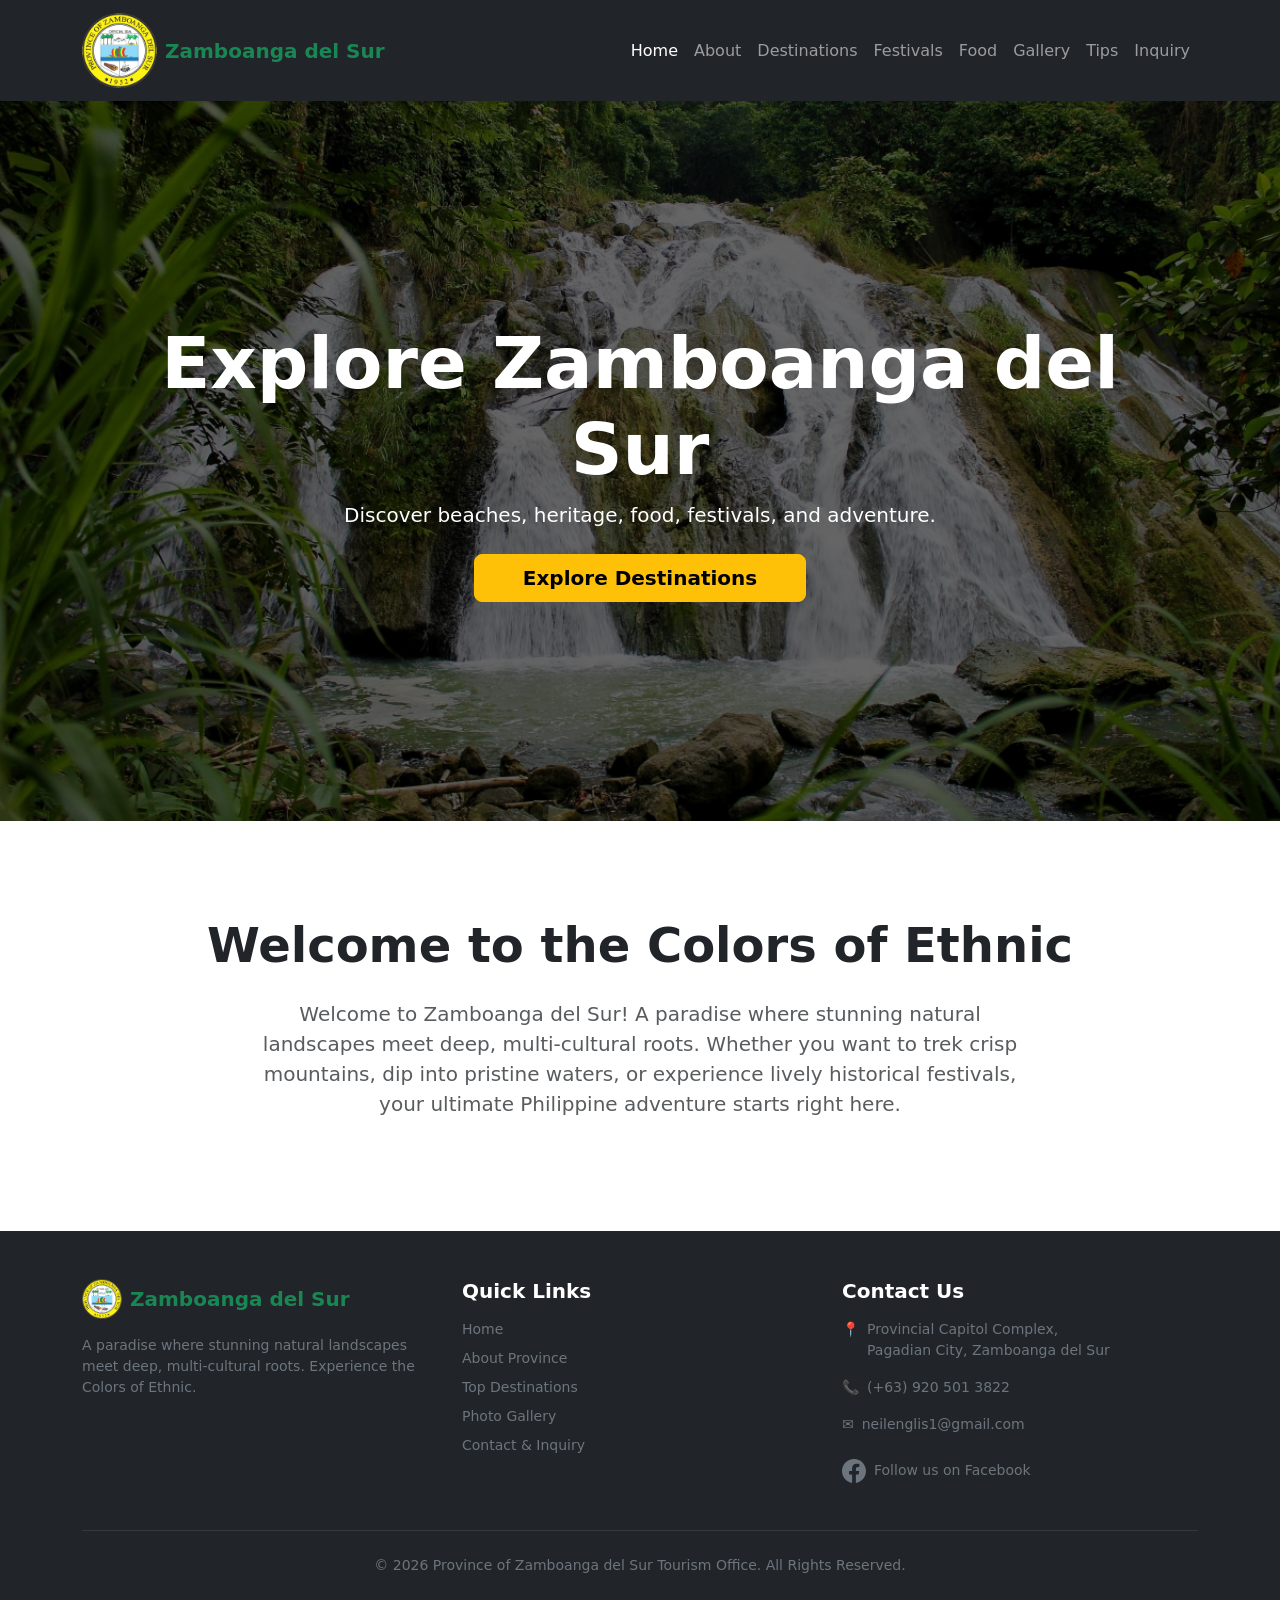
<file: index.html>
<!DOCTYPE html>
<html lang="en">
<head>
    <meta charset="UTF-8">
    <meta name="viewport" content="width=device-width, initial-scale=1.0">
    <title>Explore Zamboanga del Sur - Home</title>
    <link rel="stylesheet" href="css/bootstrap.min.css">
    <link rel="stylesheet" href="css/style.css">
</head>
<body class="d-flex flex-column min-vh-100">

    <nav class="navbar navbar-expand-lg navbar-dark bg-dark sticky-top">
        <div class="container">
            <a class="navbar-brand fw-bold text-success d-flex align-items-center" href="index.html">
                <img src="images/official_seal.png" alt="Seal" width="75" height="75" class="me-2">
                Zamboanga del Sur
            </a>
            <button class="navbar-toggler" type="button" data-bs-toggle="collapse" data-bs-target="#navbarNav">
                <span class="navbar-toggler-icon"></span>
            </button>
            <div class="collapse navbar-collapse" id="navbarNav">
                <ul class="navbar-nav ms-auto">
                    <li class="nav-item"><a class="nav-link active" href="index.html">Home</a></li>
                    <li class="nav-item"><a class="nav-link" href="about.html">About</a></li>
                    <li class="nav-item"><a class="nav-link" href="destinations.html">Destinations</a></li>
                    <li class="nav-item"><a class="nav-link" href="festivals.html">Festivals</a></li>
                    <li class="nav-item"><a class="nav-link" href="food.html">Food</a></li>
                    <li class="nav-item"><a class="nav-link" href="gallery.html">Gallery</a></li>
                    <li class="nav-item"><a class="nav-link" href="tips.html">Tips</a></li>
                    <li class="nav-item"><a class="nav-link" href="inquiry.html">Inquiry</a></li>
                </ul>
            </div>
        </div>
    </nav>

    <header class="hero-section d-flex align-items-center justify-content-center text-center">
        <div class="container text-white">
            <h1 class="display-2 fw-bold">Explore Zamboanga del Sur</h1>
            <p class="lead mb-4">Discover beaches, heritage, food, festivals, and adventure.</p>
            <a href="destinations.html" class="btn btn-warning btn-lg fw-bold px-5">Explore Destinations</a>
        </div>
    </header>

    <section class="container my-5 py-5 text-center">
        <h2 class="display-5 fw-bold mb-4">Welcome to the Colors of Ethnic</h2>
        <p class="lead text-muted mx-auto" style="max-width: 800px;">
            Welcome to Zamboanga del Sur! A paradise where stunning natural landscapes meet deep, multi-cultural roots. Whether you want to trek crisp mountains, dip into pristine waters, or experience lively historical festivals, your ultimate Philippine adventure starts right here.
        </p>
    </section>

    <footer class="bg-dark text-white pt-5 pb-4 mt-auto">
        <div class="container">
            <div class="row">
                
                <div class="col-md-4 mb-4">
                    <h5 class="fw-bold text-success mb-3 d-flex align-items-center">
                        <img src="images/official_seal.png" alt="Seal" width="40" height="40" class="me-2">
                        Zamboanga del Sur
                    </h5>
                    <p class="small text-secondary">
                        A paradise where stunning natural landscapes meet deep, multi-cultural roots. Experience the Colors of Ethnic.
                    </p>
                </div>
                
                <div class="col-md-4 mb-4">
                    <h5 class="fw-bold mb-3">Quick Links</h5>
                    <ul class="list-unstyled small">
                        <li class="mb-2"><a href="index.html" class="text-secondary text-decoration-none custom-link-hover">Home</a></li>
                        <li class="mb-2"><a href="about.html" class="text-secondary text-decoration-none custom-link-hover">About Province</a></li>
                        <li class="mb-2"><a href="destinations.html" class="text-secondary text-decoration-none custom-link-hover">Top Destinations</a></li>
                        <li class="mb-2"><a href="gallery.html" class="text-secondary text-decoration-none custom-link-hover">Photo Gallery</a></li>
                        <li class="mb-2"><a href="inquiry.html" class="text-secondary text-decoration-none custom-link-hover">Contact & Inquiry</a></li>
                    </ul>
                </div>
                
                <div class="col-md-4 mb-4">
                    <h5 class="fw-bold mb-3">Contact Us</h5>
                    <ul class="list-unstyled small text-secondary mb-4">
                        <li class="mb-3 d-flex align-items-start">
                            <span class="me-2">📍</span> 
                            <span>Provincial Capitol Complex,<br>Pagadian City, Zamboanga del Sur</span>
                        </li>
                        <li class="mb-3 d-flex align-items-center">
                            <span class="me-2">📞</span> 
                            <span>(+63) 920 501 3822</span>
                        </li>
                        <li class="mb-3 d-flex align-items-center">
                            <span class="me-2">✉️</span> 
                            <span>neilenglis1@gmail.com</span>
                        </li>
                    </ul>

                    <a href="https://www.facebook.com/neil.englis" target="_blank" class="text-secondary text-decoration-none custom-link-hover d-inline-flex align-items-center small">
                        <svg xmlns="http://www.w3.org/2000/svg" width="24" height="24" fill="currentColor" class="me-2" viewBox="0 0 16 16">
                            <path d="M16 8.049c0-4.446-3.582-8.05-8-8.05C3.58 0-.002 3.603-.002 8.05c0 4.017 2.926 7.347 6.75 7.951v-5.625h-2.03V8.05H6.75V6.275c0-2.017 1.195-3.131 3.022-3.131.876 0 1.791.157 1.791.157v1.98h-1.009c-.993 0-1.303.621-1.303 1.258v1.51h2.218l-.354 2.326H9.25V16c3.824-.604 6.75-3.934 6.75-7.951z"/>
                        </svg>
                        Follow us on Facebook
                    </a>
                </div>

            </div>
            
            <hr class="border-secondary mb-4">
            <div class="text-center small text-secondary">
                <p class="mb-0">&copy; 2026 Province of Zamboanga del Sur Tourism Office. All Rights Reserved.</p>
            </div>
        </div>
    </footer>
 
    <script src="js/bootstrap.bundle.min.js"></script>
    <script src="js/app.js"></script> 
</body>
</html>
</file>
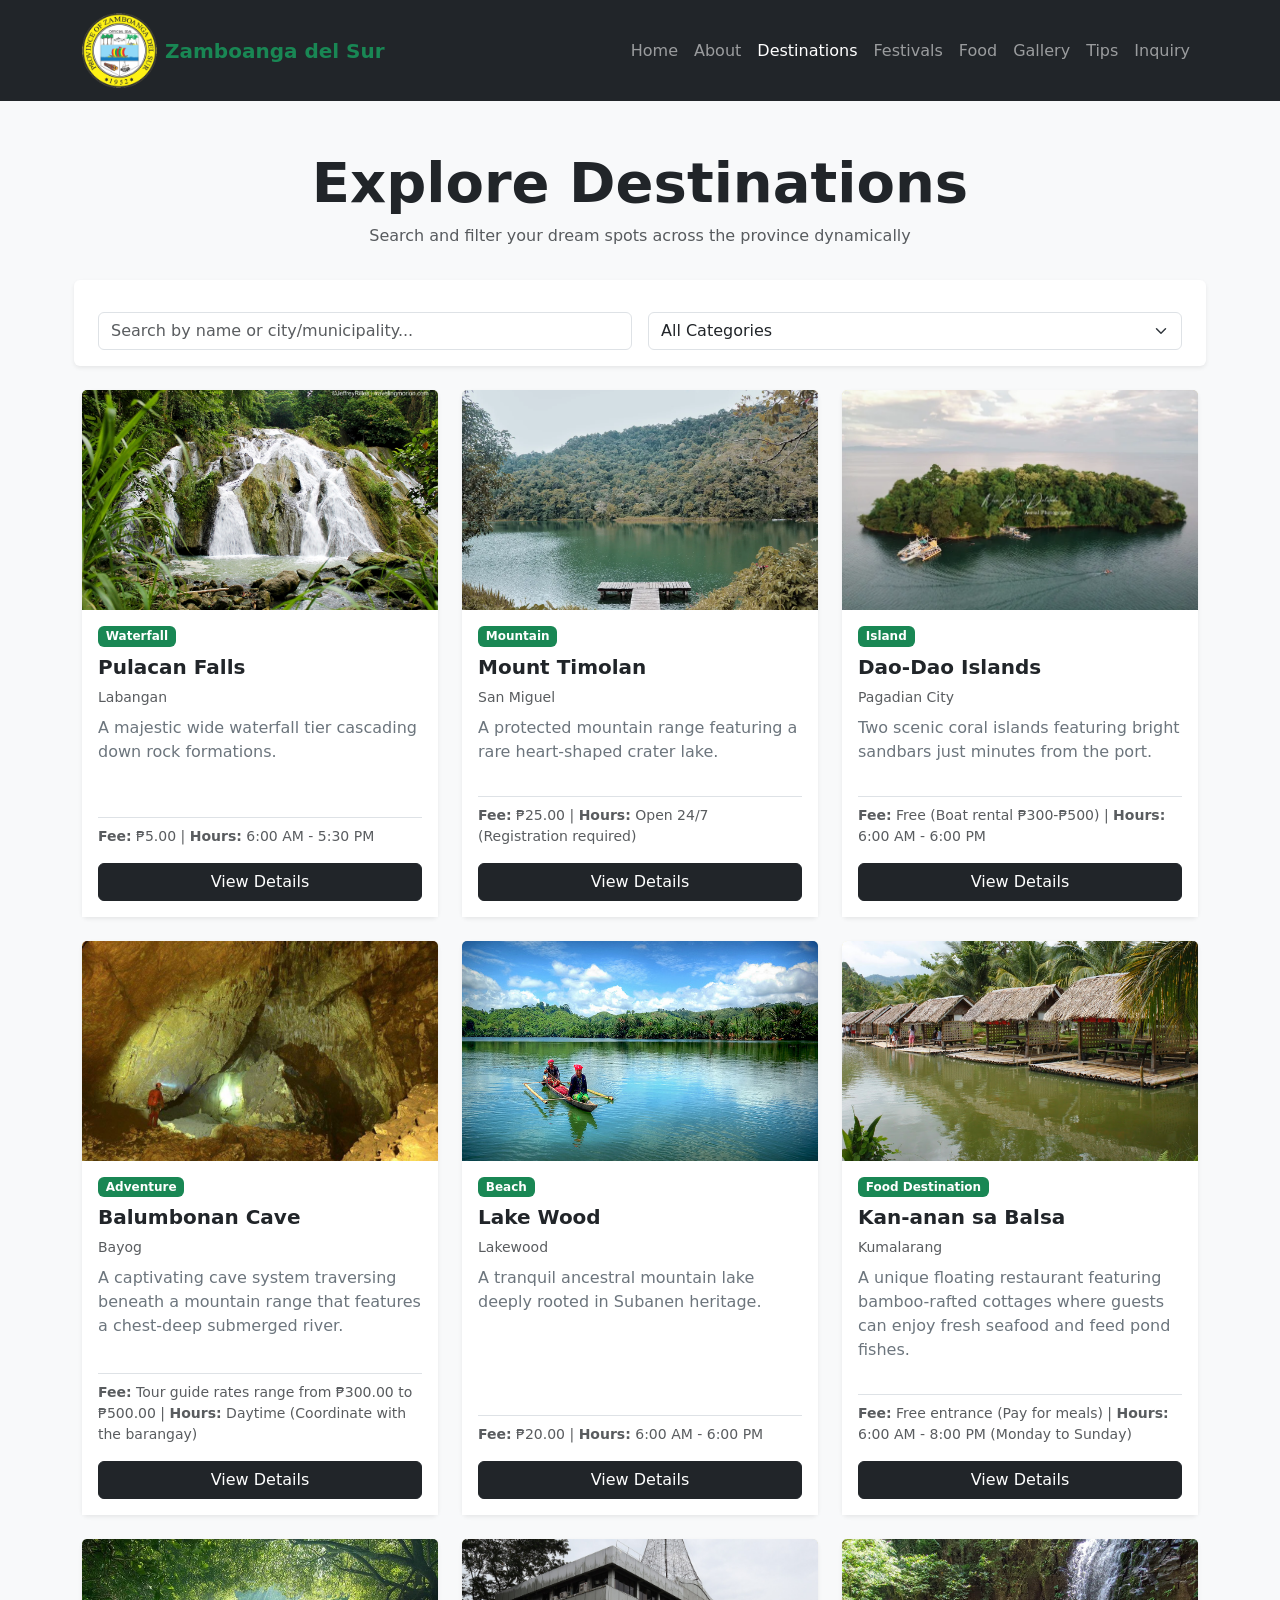
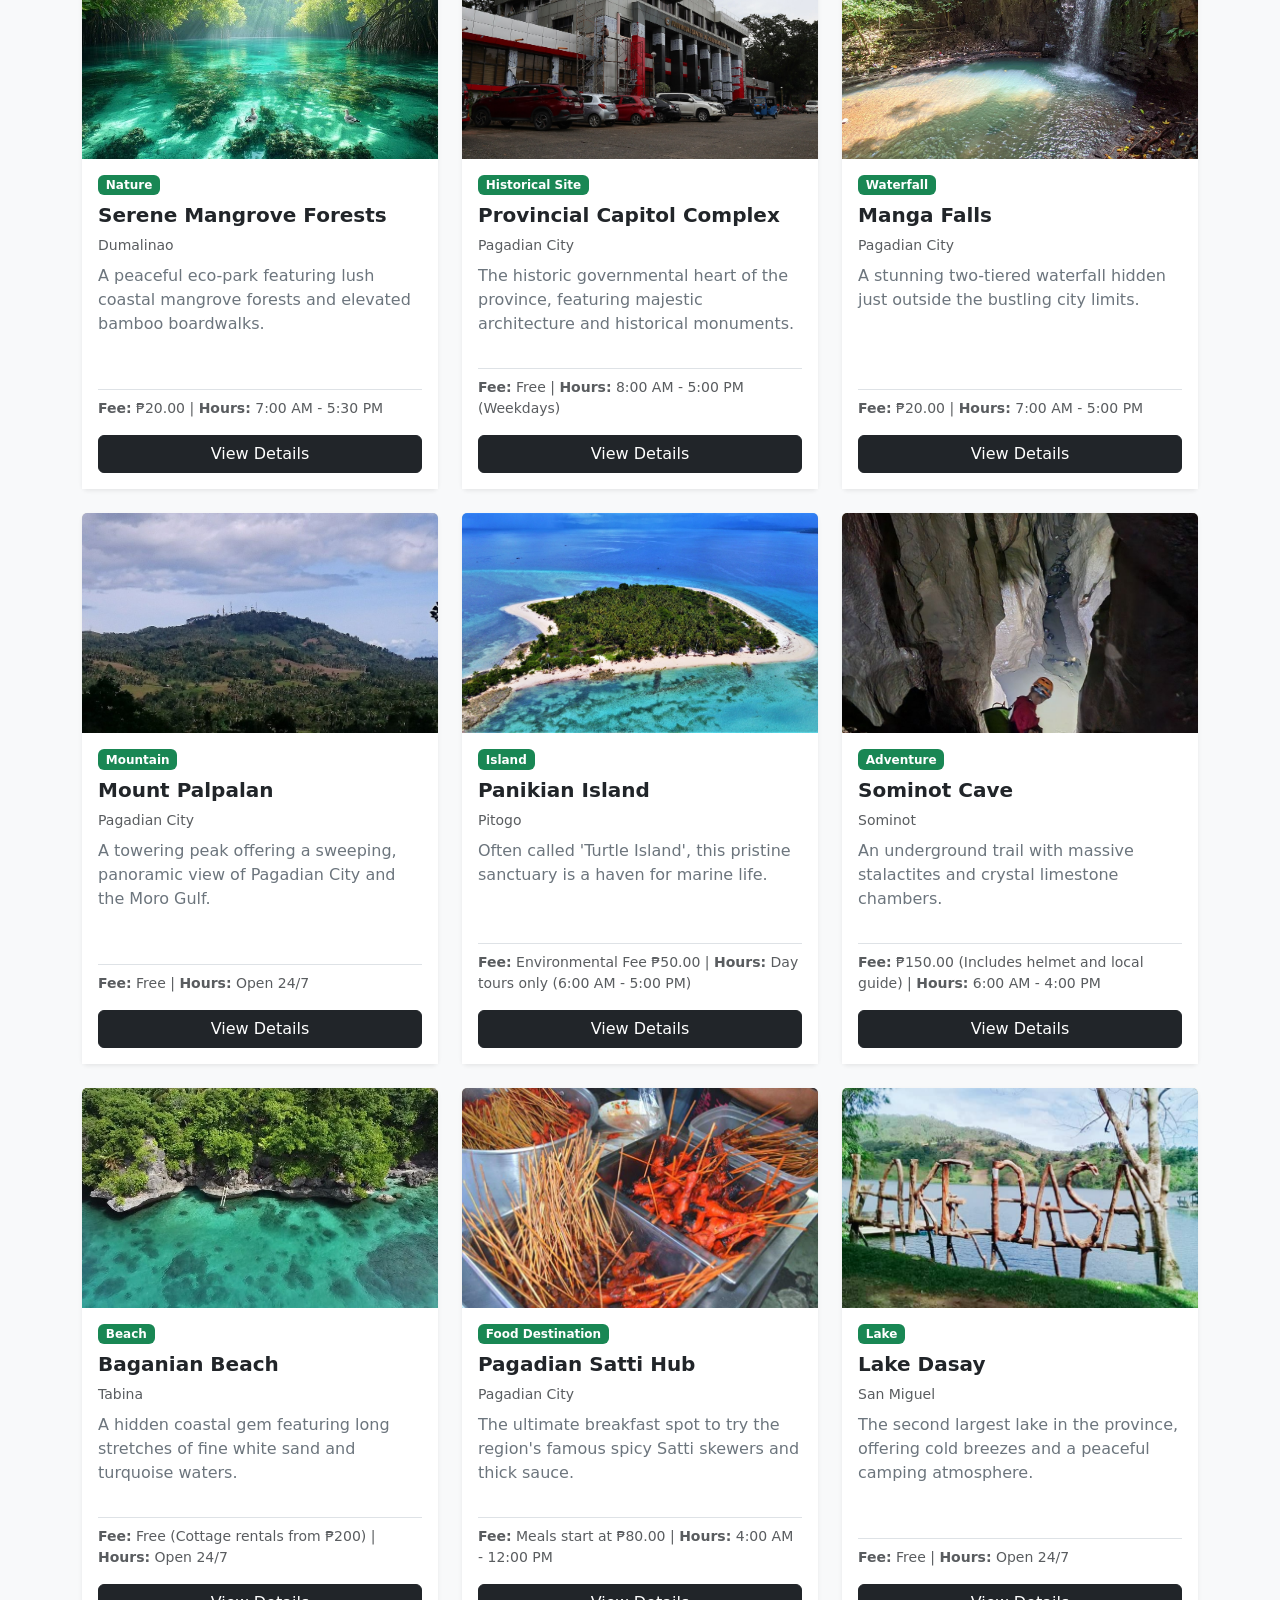
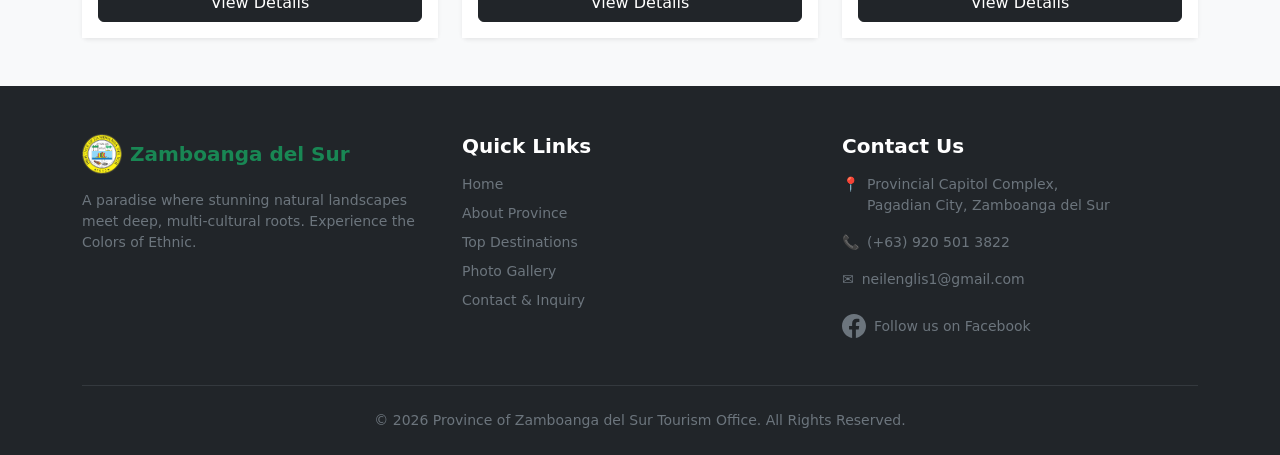
<file: destinations.html>
<!DOCTYPE html>
<html lang="en">
<head>
    <meta charset="UTF-8">
    <meta name="viewport" content="width=device-width, initial-scale=1.0">
    <title>Tourist Destinations</title>
    <link rel="stylesheet" href="css/bootstrap.min.css">
    <link rel="stylesheet" href="css/style.css">
</head>
<body class="d-flex flex-column min-vh-100 bg-light">

    <nav class="navbar navbar-expand-lg navbar-dark bg-dark sticky-top">
        <div class="container">
            <a class="navbar-brand fw-bold text-success d-flex align-items-center" href="index.html">
                <img src="images/official_seal.png" alt="Seal" width="75" height="75" class="me-2">
                Zamboanga del Sur
            </a>
            <button class="navbar-toggler" type="button" data-bs-toggle="collapse" data-bs-target="#navbarNav">
                <span class="navbar-toggler-icon"></span>
            </button>
            <div class="collapse navbar-collapse" id="navbarNav">
                <ul class="navbar-nav ms-auto">
                    <li class="nav-item"><a class="nav-link" href="index.html">Home</a></li>
                    <li class="nav-item"><a class="nav-link" href="about.html">About</a></li>
                    <li class="nav-item"><a class="nav-link active" href="destinations.html">Destinations</a></li>
                    <li class="nav-item"><a class="nav-link" href="festivals.html">Festivals</a></li>
                    <li class="nav-item"><a class="nav-link" href="food.html">Food</a></li>
                    <li class="nav-item"><a class="nav-link" href="gallery.html">Gallery</a></li>
                    <li class="nav-item"><a class="nav-link" href="tips.html">Tips</a></li>
                    <li class="nav-item"><a class="nav-link" href="inquiry.html">Inquiry</a></li>
                </ul>
            </div>
        </div>
    </nav>

    <main class="container my-5">
        <div class="text-center mb-5">
            <h1 class="fw-bold display-4">Explore Destinations</h1>
            <p class="text-muted">Search and filter your dream spots across the province dynamically</p>
        </div>

        <div class="row g-3 mb-4 bg-white p-3 rounded shadow-sm">
            <div class="col-md-6">
                <input type="text" id="searchInput" class="form-control" placeholder="Search by name or city/municipality...">
            </div>
            <div class="col-md-6">
                <select id="categoryFilter" class="form-select">
                    <option value="All">All Categories</option>
                    <option value="Beach">Beach</option>
                    <option value="Mountain">Mountain</option>
                    <option value="Waterfall">Waterfall</option>
                    <option value="Historical Site">Historical Site</option>
                    <option value="Island">Island</option>
                    <option value="Food Destination">Food Destination</option>
                    <option value="Adventure">Adventure</option>
                </select>
            </div>
        </div>
        
        <div class="row row-cols-1 row-cols-md-3 g-4" id="destinationsGrid"></div>
    </main>

    <div class="modal fade" id="detailsModal" tabindex="-1" aria-hidden="true">
        <div class="modal-dialog modal-dialog-centered modal-lg">
            <div class="modal-content" id="modalTargetBody"></div>
        </div>
    </div>

    <footer class="bg-dark text-white pt-5 pb-4 mt-auto">
        <div class="container">
            <div class="row">
                
                <div class="col-md-4 mb-4">
                    <h5 class="fw-bold text-success mb-3 d-flex align-items-center">
                        <img src="images/official_seal.png" alt="Seal" width="40" height="40" class="me-2">
                        Zamboanga del Sur
                    </h5>
                    <p class="small text-secondary">
                        A paradise where stunning natural landscapes meet deep, multi-cultural roots. Experience the Colors of Ethnic.
                    </p>
                </div>
                
                <div class="col-md-4 mb-4">
                    <h5 class="fw-bold mb-3">Quick Links</h5>
                    <ul class="list-unstyled small">
                        <li class="mb-2"><a href="index.html" class="text-secondary text-decoration-none custom-link-hover">Home</a></li>
                        <li class="mb-2"><a href="about.html" class="text-secondary text-decoration-none custom-link-hover">About Province</a></li>
                        <li class="mb-2"><a href="destinations.html" class="text-secondary text-decoration-none custom-link-hover">Top Destinations</a></li>
                        <li class="mb-2"><a href="gallery.html" class="text-secondary text-decoration-none custom-link-hover">Photo Gallery</a></li>
                        <li class="mb-2"><a href="inquiry.html" class="text-secondary text-decoration-none custom-link-hover">Contact & Inquiry</a></li>
                    </ul>
                </div>
                
                <div class="col-md-4 mb-4">
                    <h5 class="fw-bold mb-3">Contact Us</h5>
                    <ul class="list-unstyled small text-secondary mb-4">
                        <li class="mb-3 d-flex align-items-start">
                            <span class="me-2">📍</span> 
                            <span>Provincial Capitol Complex,<br>Pagadian City, Zamboanga del Sur</span>
                        </li>
                        <li class="mb-3 d-flex align-items-center">
                            <span class="me-2">📞</span> 
                            <span>(+63) 920 501 3822</span>
                        </li>
                        <li class="mb-3 d-flex align-items-center">
                            <span class="me-2">✉️</span> 
                            <span>neilenglis1@gmail.com</span>
                        </li>
                    </ul>

                    <a href="https://www.facebook.com/neil.englis" target="_blank" class="text-secondary text-decoration-none custom-link-hover d-inline-flex align-items-center small">
                        <svg xmlns="http://www.w3.org/2000/svg" width="24" height="24" fill="currentColor" class="me-2" viewBox="0 0 16 16">
                            <path d="M16 8.049c0-4.446-3.582-8.05-8-8.05C3.58 0-.002 3.603-.002 8.05c0 4.017 2.926 7.347 6.75 7.951v-5.625h-2.03V8.05H6.75V6.275c0-2.017 1.195-3.131 3.022-3.131.876 0 1.791.157 1.791.157v1.98h-1.009c-.993 0-1.303.621-1.303 1.258v1.51h2.218l-.354 2.326H9.25V16c3.824-.604 6.75-3.934 6.75-7.951z"/>
                        </svg>
                        Follow us on Facebook
                    </a>
                </div>

            </div>
            
            <hr class="border-secondary mb-4">
            <div class="text-center small text-secondary">
                <p class="mb-0">&copy; 2026 Province of Zamboanga del Sur Tourism Office. All Rights Reserved.</p>
            </div>
        </div>
    </footer>

    <script src="js/bootstrap.bundle.min.js"></script>
    <script src="js/app.js"></script>
</body>
</html>
</file>
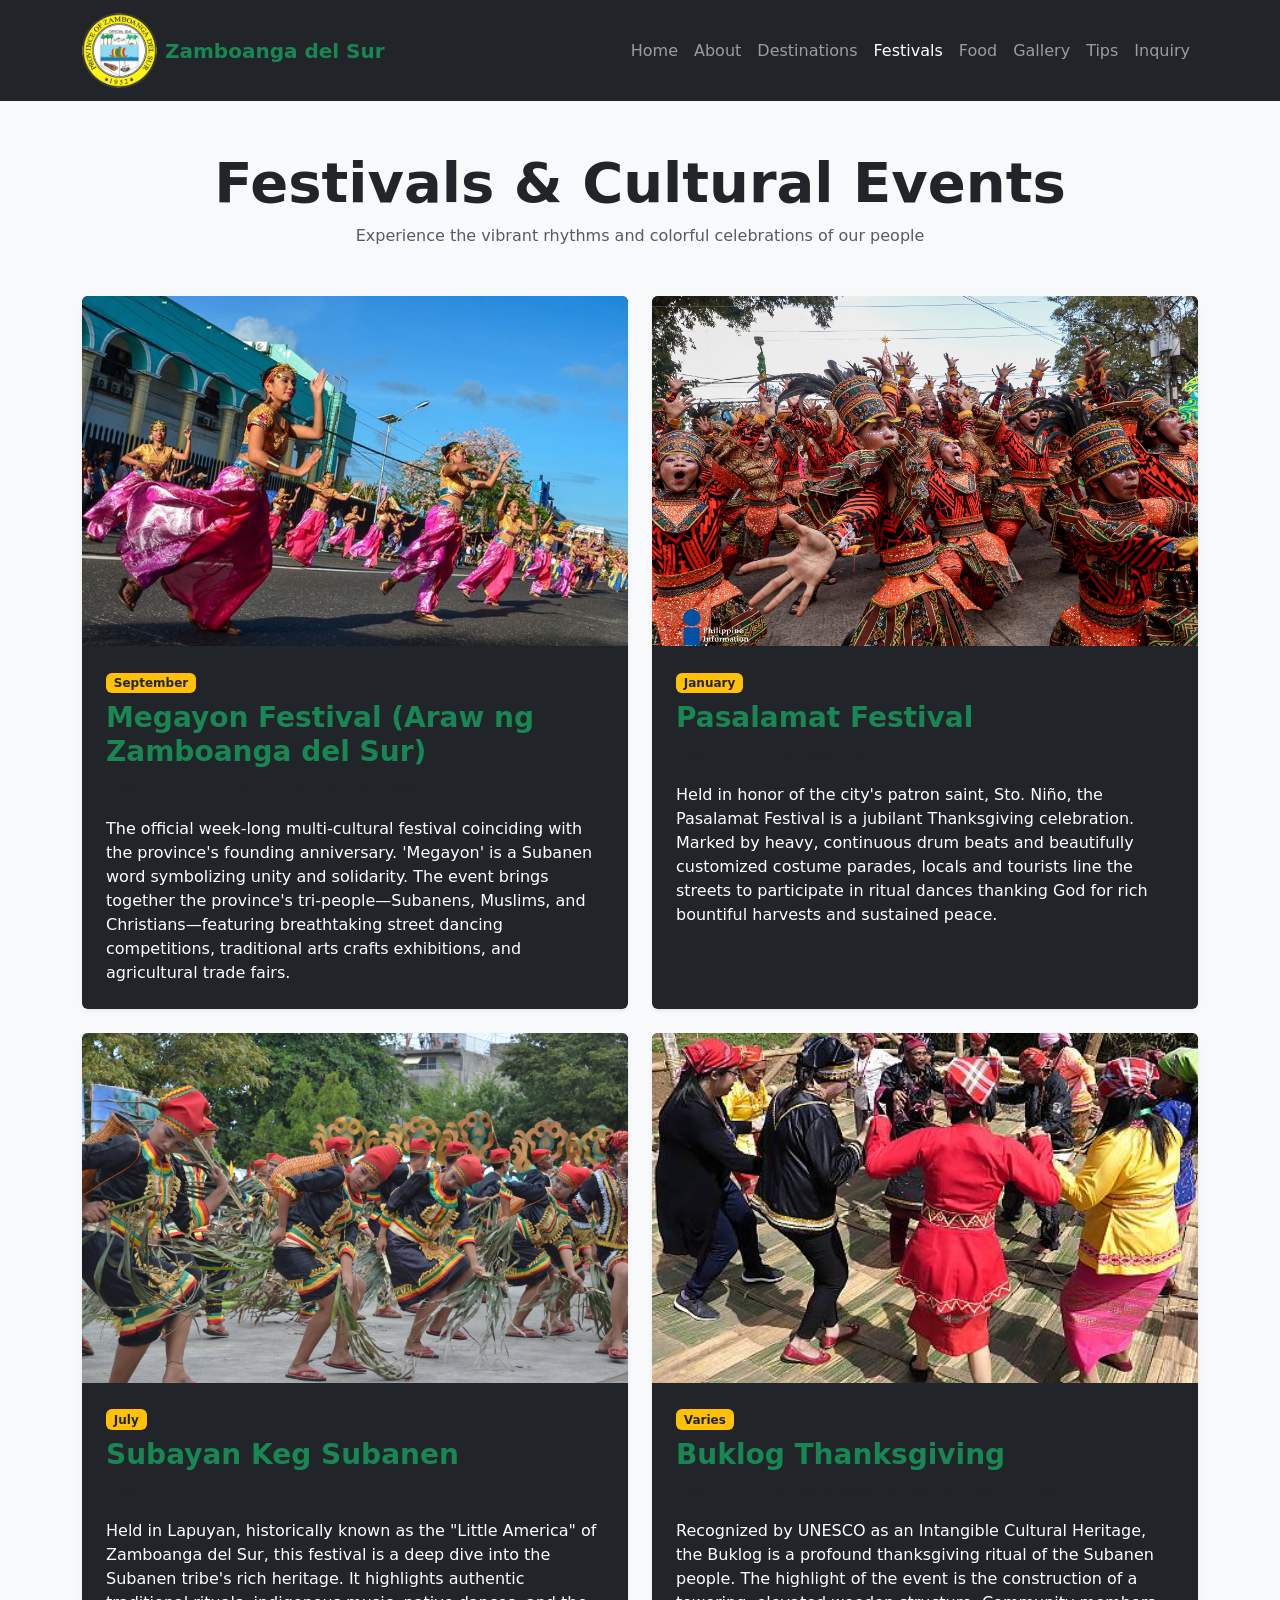
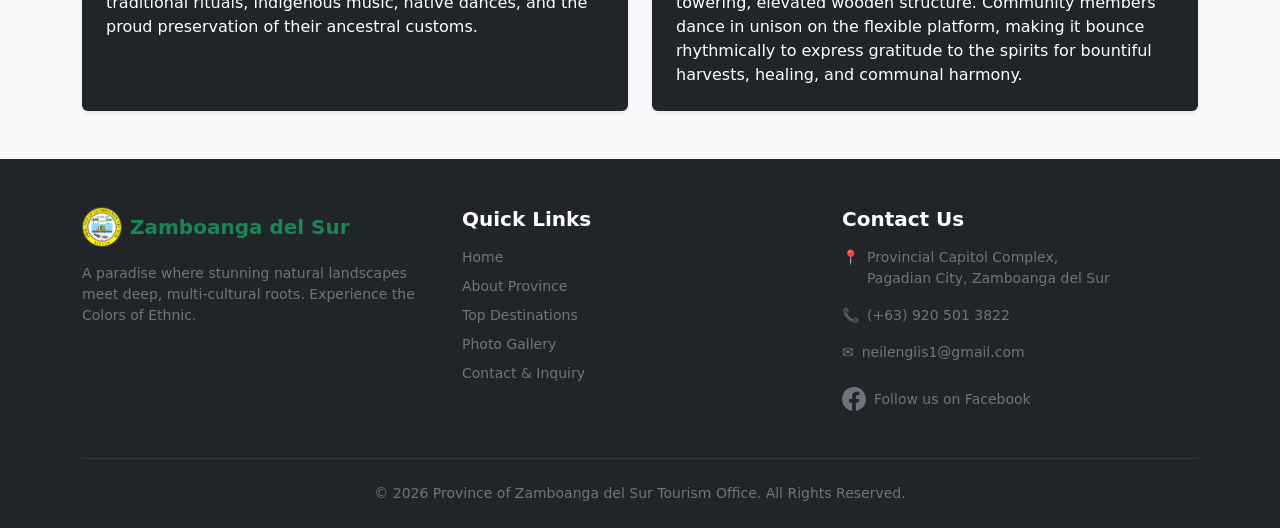
<file: festivals.html>
<!DOCTYPE html>
<html lang="en">
<head>
    <meta charset="UTF-8">
    <meta name="viewport" content="width=device-width, initial-scale=1.0">
    <title>Festivals & Culture</title>
    <link rel="stylesheet" href="css/bootstrap.min.css">
    <link rel="stylesheet" href="css/style.css">
</head>
<body class="d-flex flex-column min-vh-100 bg-light">

    <nav class="navbar navbar-expand-lg navbar-dark bg-dark sticky-top">
        <div class="container">
            <a class="navbar-brand fw-bold text-success d-flex align-items-center" href="index.html">
                <img src="images/official_seal.png" alt="Seal" width="75" height="75" class="me-2">
                Zamboanga del Sur
            </a>
            <button class="navbar-toggler" type="button" data-bs-toggle="collapse" data-bs-target="#navbarNav">
                <span class="navbar-toggler-icon"></span>
            </button>
            <div class="collapse navbar-collapse" id="navbarNav">
                <ul class="navbar-nav ms-auto">
                    <li class="nav-item"><a class="nav-link" href="index.html">Home</a></li>
                    <li class="nav-item"><a class="nav-link" href="about.html">About</a></li>
                    <li class="nav-item"><a class="nav-link" href="destinations.html">Destinations</a></li>
                    <li class="nav-item"><a class="nav-link active" href="festivals.html">Festivals</a></li>
                    <li class="nav-item"><a class="nav-link" href="food.html">Food</a></li>
                    <li class="nav-item"><a class="nav-link" href="gallery.html">Gallery</a></li>
                    <li class="nav-item"><a class="nav-link" href="tips.html">Tips</a></li>
                    <li class="nav-item"><a class="nav-link" href="inquiry.html">Inquiry</a></li>
                </ul>
            </div>
        </div>
    </nav>

    <main class="container my-5">
        <div class="text-center mb-5">
            <h1 class="display-4 fw-bold">Festivals & Cultural Events</h1>
            <p class="text-muted">Experience the vibrant rhythms and colorful celebrations of our people</p>
        </div>

        <div class="row g-4 justify-content-center">
            <div class="col-md-6">
                <div class="card h-100 shadow-sm bg-dark border-0 overflow-hidden">
                    <img src="images/megayon.jpg" alt="Megayon Festival" class="card-img-top festival-img">
                    <div class="card-body p-4">
                        <span class="badge bg-warning text-dark mb-2 fw-bold">September</span>
                        <h3 class="card-title fw-bold text-success">Megayon Festival (Araw ng Zamboanga del Sur)</h3>
                        <p class="text-muted mb-3"><strong>Location:</strong> Pagadian City (Province-wide)</p>
                        <p class="card-text text-white">The official week-long multi-cultural festival coinciding with the province's founding anniversary. 'Megayon' is a Subanen word symbolizing unity and solidarity. The event brings together the province's tri-people—Subanens, Muslims, and Christians—featuring breathtaking street dancing competitions, traditional arts crafts exhibitions, and agricultural trade fairs.</p>
                    </div>
                </div>
            </div>

            <div class="col-md-6">
                <div class="card h-100 shadow-sm bg-dark border-0 overflow-hidden">
                    <img src="images/pasalamat.jpg" alt="Pasalamat Festival" class="card-img-top festival-img">
                    <div class="card-body p-4">
                        <span class="badge bg-warning text-dark mb-2 fw-bold">January</span>
                        <h3 class="card-title fw-bold text-success">Pasalamat Festival</h3>
                        <p class="text-muted mb-3"><strong>Location:</strong> Pagadian City</p>
                        <p class="card-text text-white">Held in honor of the city's patron saint, Sto. Niño, the Pasalamat Festival is a jubilant Thanksgiving celebration. Marked by heavy, continuous drum beats and beautifully customized costume parades, locals and tourists line the streets to participate in ritual dances thanking God for rich bountiful harvests and sustained peace.</p>
                    </div>
                </div>
            </div>

            <div class="col-md-6">
                <div class="card h-100 shadow-sm bg-dark border-0 overflow-hidden">
                    <img src="images/subayan.jpg" alt="Subayan Keg Subanen Festival" class="card-img-top festival-img">
                    <div class="card-body p-4">
                        <span class="badge bg-warning text-dark mb-2 fw-bold">July</span>
                        <h3 class="card-title fw-bold text-success">Subayan Keg Subanen</h3>
                        <p class="text-muted mb-3"><strong>Location:</strong> Lapuyan</p>
                        <p class="card-text text-white">Held in Lapuyan, historically known as the "Little America" of Zamboanga del Sur, this festival is a deep dive into the Subanen tribe's rich heritage. It highlights authentic traditional rituals, indigenous music, native dances, and the proud preservation of their ancestral customs.</p>
                    </div>
                </div>
            </div>

            <div class="col-md-6">
                <div class="card h-100 shadow-sm bg-dark border-0 overflow-hidden">
                    <img src="images/buklog2.jpg" alt="Buklog Thanksgiving Ritual" class="card-img-top festival-img">
                    <div class="card-body p-4">
                        <span class="badge bg-warning text-dark mb-2 fw-bold">Varies</span>
                        <h3 class="card-title fw-bold text-success">Buklog Thanksgiving</h3>
                        <p class="text-muted mb-3"><strong>Location:</strong> Province-wide (Subanen Communities)</p>
                        <p class="card-text text-white">Recognized by UNESCO as an Intangible Cultural Heritage, the Buklog is a profound thanksgiving ritual of the Subanen people. The highlight of the event is the construction of a towering, elevated wooden structure. Community members dance in unison on the flexible platform, making it bounce rhythmically to express gratitude to the spirits for bountiful harvests, healing, and communal harmony.</p>
                    </div>
                </div>
            </div>
        </div>
    </main>

    <footer class="bg-dark text-white pt-5 pb-4 mt-auto">
        <div class="container">
            <div class="row">
                
                <div class="col-md-4 mb-4">
                    <h5 class="fw-bold text-success mb-3 d-flex align-items-center">
                        <img src="images/official_seal.png" alt="Seal" width="40" height="40" class="me-2">
                        Zamboanga del Sur
                    </h5>
                    <p class="small text-secondary">
                        A paradise where stunning natural landscapes meet deep, multi-cultural roots. Experience the Colors of Ethnic.
                    </p>
                </div>
                
                <div class="col-md-4 mb-4">
                    <h5 class="fw-bold mb-3">Quick Links</h5>
                    <ul class="list-unstyled small">
                        <li class="mb-2"><a href="index.html" class="text-secondary text-decoration-none custom-link-hover">Home</a></li>
                        <li class="mb-2"><a href="about.html" class="text-secondary text-decoration-none custom-link-hover">About Province</a></li>
                        <li class="mb-2"><a href="destinations.html" class="text-secondary text-decoration-none custom-link-hover">Top Destinations</a></li>
                        <li class="mb-2"><a href="gallery.html" class="text-secondary text-decoration-none custom-link-hover">Photo Gallery</a></li>
                        <li class="mb-2"><a href="inquiry.html" class="text-secondary text-decoration-none custom-link-hover">Contact & Inquiry</a></li>
                    </ul>
                </div>
                
                <div class="col-md-4 mb-4">
                    <h5 class="fw-bold mb-3">Contact Us</h5>
                    <ul class="list-unstyled small text-secondary mb-4">
                        <li class="mb-3 d-flex align-items-start">
                            <span class="me-2">📍</span> 
                            <span>Provincial Capitol Complex,<br>Pagadian City, Zamboanga del Sur</span>
                        </li>
                        <li class="mb-3 d-flex align-items-center">
                            <span class="me-2">📞</span> 
                            <span>(+63) 920 501 3822</span>
                        </li>
                        <li class="mb-3 d-flex align-items-center">
                            <span class="me-2">✉️</span> 
                            <span>neilenglis1@gmail.com</span>
                        </li>
                    </ul>

                    <a href="https://www.facebook.com/neil.englis" target="_blank" class="text-secondary text-decoration-none custom-link-hover d-inline-flex align-items-center small">
                        <svg xmlns="http://www.w3.org/2000/svg" width="24" height="24" fill="currentColor" class="me-2" viewBox="0 0 16 16">
                            <path d="M16 8.049c0-4.446-3.582-8.05-8-8.05C3.58 0-.002 3.603-.002 8.05c0 4.017 2.926 7.347 6.75 7.951v-5.625h-2.03V8.05H6.75V6.275c0-2.017 1.195-3.131 3.022-3.131.876 0 1.791.157 1.791.157v1.98h-1.009c-.993 0-1.303.621-1.303 1.258v1.51h2.218l-.354 2.326H9.25V16c3.824-.604 6.75-3.934 6.75-7.951z"/>
                        </svg>
                        Follow us on Facebook
                    </a>
                </div>

            </div>
            
            <hr class="border-secondary mb-4">
            <div class="text-center small text-secondary">
                <p class="mb-0">&copy; 2026 Province of Zamboanga del Sur Tourism Office. All Rights Reserved.</p>
            </div>
        </div>
    </footer>

    <script src="js/bootstrap.bundle.min.js"></script>
    <script src="js/app.js"></script>
</body>
</html>
</file>
<file: css/style.css>
/* Hero banner background layout */
.hero-section {
    /* Use ../ to go back one folder to find the images folder */
    background: linear-gradient(rgba(0, 0, 0, 0.6), rgba(0, 0, 0, 0.6)), 
                url('../images/pulacan.jpg') no-repeat center center/cover;
    
    width: 100%;
    min-height: 80vh; /* Use min-height instead of fixed height */
    
    display: flex;
    align-items: center;
    justify-content: center;
    
    color: white;
    text-align: center;
    
    /* Helps prevent text from hitting the very edge of the screen on mobile */
    padding: 20px; 
}

/* Navigation item background hover color */
.navbar-nav .nav-link:hover {
    background-color: #ffc107 !important;
    border-radius: 5px; /* Adds nicely rounded corners to the highlight */
    color: black;
}

/* Image behavior inside destination and element grids */
.card-img-top {
    height: 220px; 
    object-fit: cover;
}

/* Festival detail page custom sizing overrides */
.festival-img {
    height: 350px; 
    object-fit: cover;
    width: 100%;
}

/* Food card image aspect sizing controls */
.food-img {
    height: 180px; 
    object-fit: cover;
}

/* Interactive photo gallery scaling animations */
.gallery-img {
    cursor: pointer;
    transition: transform 0.2s ease;
    height: 275px;
    object-fit: cover;
    width: 100%;
}

.gallery-img:hover {
    transform: scale(1.04);
}

/* Lightbox configuration override boundaries */
.lightbox-frame {
    max-height: 400px;
    object-fit: cover;
}

.card {
    background-color:#f2ea66;
    transition: transform 0.3s ease, box-shadow 0.3s ease !important;
}

#destinationsGrid .card-body {
    background-color: #ffffff !important;
}   

/* "View Details" Button Base Style */
#destinationsGrid .btn {
    background-color: #212529 !important;
    color: #ffffff !important;
    border-color: #212529 !important;
    transition: all 0.3s ease; 
}

/* "View Details" Button Hover Style */
#destinationsGrid .btn:hover {
    background-color: #ffc107 !important;
    color: #000000 !important;
    border-color: #ffc107 !important;
}

/* Change Modal Header background to dark gray and text to yellow */
#detailsModal .modal-header {
    background-color: #212529 !important;
    color: #ffc107 !important;
    border-bottom: none; 
}

/* Ensure the title text specifically gets the yellow color */
#detailsModal .modal-header .modal-title,
#detailsModal .modal-header h5 {
    color: #ffc107 !important;
}

/* Make the 'X' close button white so it's visible on the dark background */
#detailsModal .modal-header .btn-close {
    filter: invert(1) grayscale(100%) brightness(200%);
}

/* Elevate the card and increase shadow on hover */
.card:hover {
    transform: translateY(-8px);
    box-shadow: 0 12px 24px rgba(0, 0, 0, 0.15) !important;
}

/* Custom Background for Inquiry Page */
.custom-inquiry-bg {
    background: linear-gradient(135deg, #d4ebd0 100%, #f8f9fa 100%);
}

/* ==========================================================================
   Mobile Responsiveness (Media Queries)
   ========================================================================== */

/* Tablets and smaller devices */
@media (max-width: 768px) {
    .hero-section {
        min-height: 60vh;
        padding: 15px;
    }

    /* Scale down large typography for mobile */
    .hero-section .display-2 {
        font-size: 2.5rem;
    }
    .display-4 {
        font-size: 2rem;
    }
    .display-5 {
        font-size: 1.75rem;
    }

    /* Reduce fixed image heights */
    .card-img-top,
    .festival-img {
        height: 220px;
    }
    .food-img {
        height: 160px;
    }
    .gallery-img {
        height: 180px;
    }

    /* Adjust inquiry form padding */
    .carding {
        padding: 1.5rem !important;
    }
}

/* Small phones */
@media (max-width: 576px) {
    .gallery-img {
        height: 120px; /* Keep gallery squares proportional on small grids */
    }
    .festival-img {
        height: 180px;
    }
    
    /* Center align footer sections strictly on small screens */
    footer .col-md-4 {
        text-align: center;
        margin-bottom: 2rem;
    }
    footer .d-flex {
        justify-content: center;
    }
}
</file>
